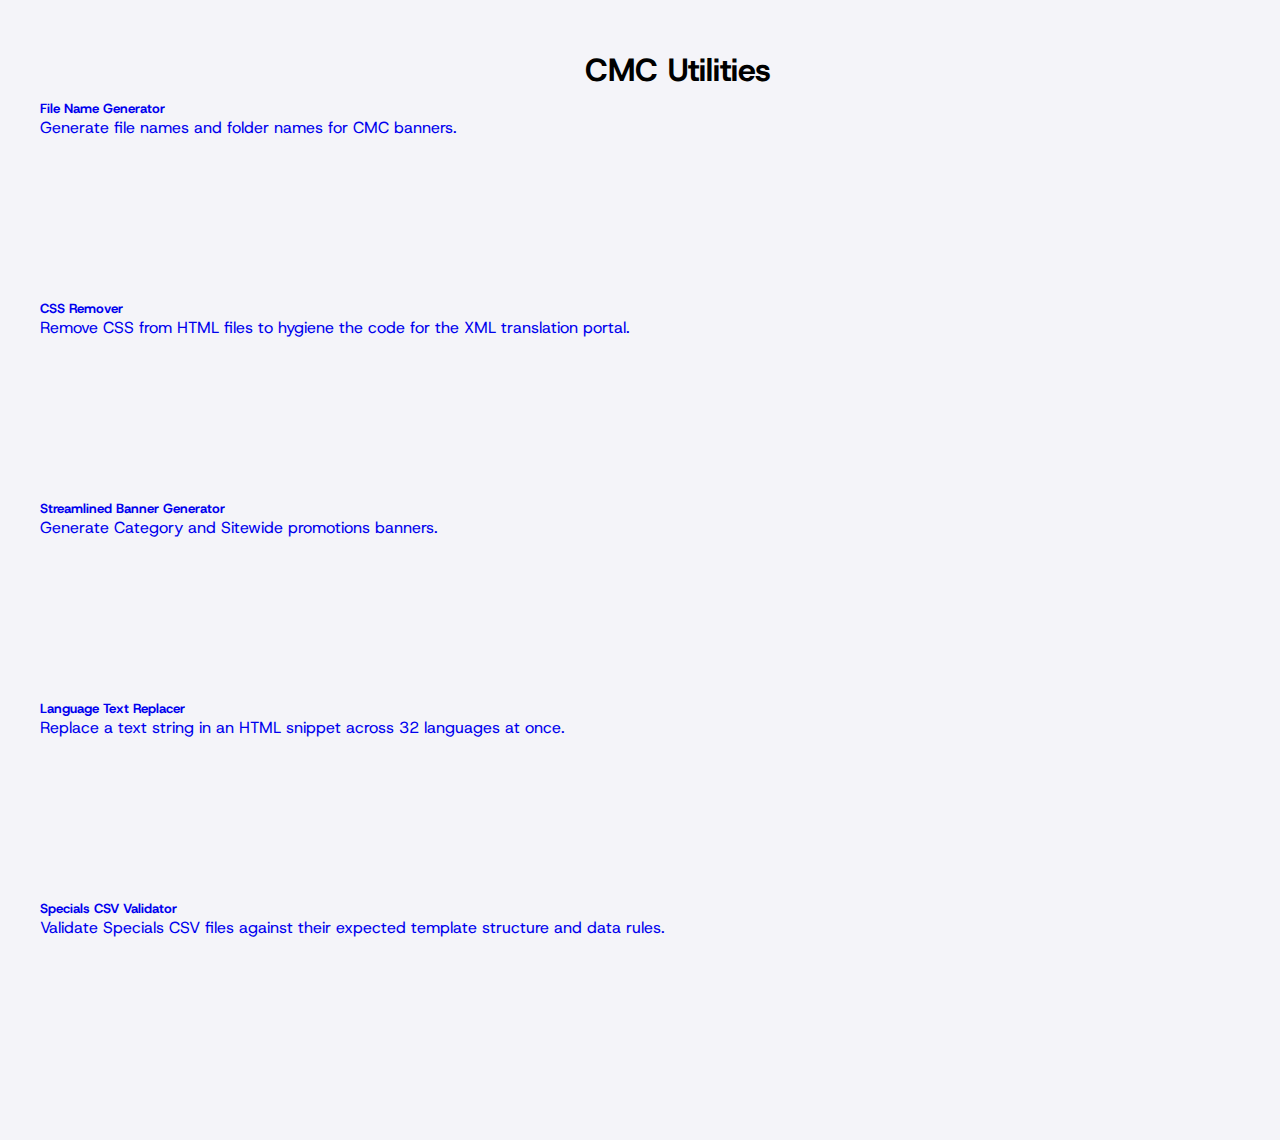
<file: index.html>
<!doctype html>
<html lang="en">
  <head>
    <meta charset="UTF-8" />
    <meta name="viewport" content="width=device-width, initial-scale=1.0" />
    <title>CMC Utilities</title>

    <!-- Global font & styles -->
    <style>
      @import url("https://fonts.googleapis.com/css2?family=Host+Grotesk:ital,wght@0,300..800;1,300..800&display=swap");
      @import url("./styles/global.css");
    </style>

    <!-- Bootstrap -->
    <link
      href="https://cdn.jsdelivr.net/npm/bootstrap@5.3.8/dist/css/bootstrap.min.css"
      rel="stylesheet"
      integrity="sha384-sRIl4kxILFvY47J16cr9ZwB07vP4J8+LH7qKQnuqkuIAvNWLzeN8tE5YBujZqJLB"
      crossorigin="anonymous"
    />
    <script
      src="https://cdn.jsdelivr.net/npm/bootstrap@5.3.8/dist/js/bootstrap.bundle.min.js"
      integrity="sha384-FKyoEForCGlyvwx9Hj09JcYn3nv7wiPVlz7YYwJrWVcXK/BmnVDxM+D2scQbITxI"
      crossorigin="anonymous"
    ></script>
    <!-- End Bootstrap -->

    <!-- Components -->
    <script src="./components/Header.js"></script>
    <!-- End Components -->
  </head>
  <body>
    <header-component title="CMC Utilities"></header-component>
    <main class="d-flex justify-content-center gap-5 mt-5 flex-wrap">
      <a class="d-block w-25 menu-link" href="pages/file_name_generator.html">
        <div class="card">
          <div class="card-body">
            <h5 class="card-title">File Name Generator</h5>
            <p class="card-text">
              Generate file names and folder names for CMC banners.
            </p>
          </div>
        </div>
      </a>

      <a class="d-block w-25 menu-link" href="pages/css_remover.html">
        <div class="card">
          <div class="card-body">
            <h5 class="card-title">CSS Remover</h5>
            <p class="card-text">
              Remove CSS from HTML files to hygiene the code for the XML
              translation portal.
            </p>
          </div>
        </div>
      </a>

      <a
        class="d-block w-25 menu-link"
        href="pages/streamlined_banners_generator.html"
      >
        <div class="card">
          <div class="card-body">
            <h5 class="card-title">Streamlined Banner Generator</h5>
            <p class="card-text">
              Generate Category and Sitewide promotions banners.
            </p>
          </div>
        </div>
      </a>

      <a class="d-block w-25 menu-link" href="pages/text_replacer.html">
        <div class="card">
          <div class="card-body">
            <h5 class="card-title">Language Text Replacer</h5>
            <p class="card-text">
              Replace a text string in an HTML snippet across 32 languages at
              once.
            </p>
          </div>
        </div>
      </a>

      <a class="d-block w-25 menu-link" href="pages/csv_validator.html">
        <div class="card">
          <div class="card-body">
            <h5 class="card-title">Specials CSV Validator</h5>
            <p class="card-text">
              Validate Specials CSV files against their expected template
              structure and data rules.
            </p>
          </div>
        </div>
      </a>
    </main>
    <footer></footer>
  </body>
</html>
</file>
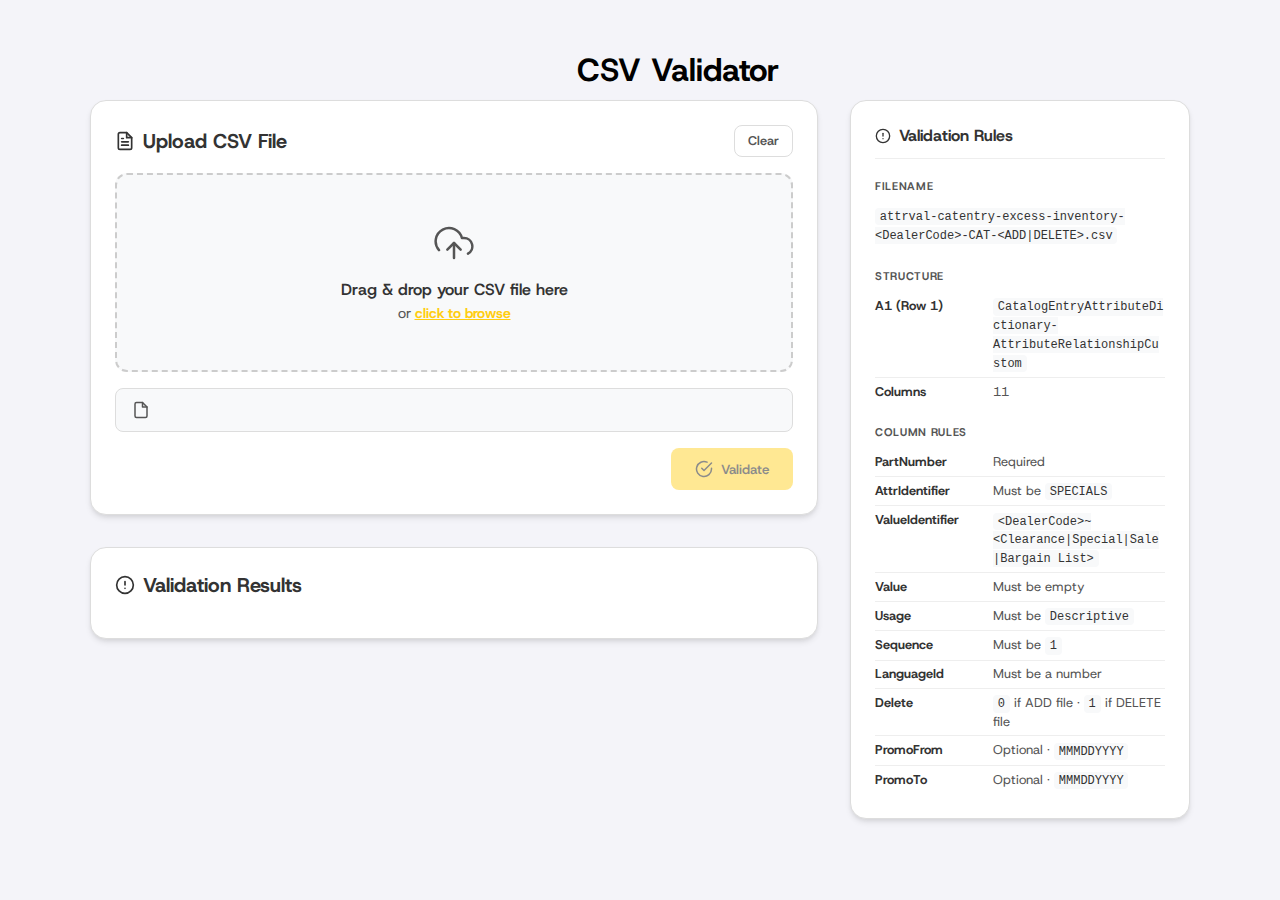
<file: pages/csv_validator.html>
<!doctype html>
<html lang="en">
  <head>
    <meta charset="UTF-8" />
    <meta name="viewport" content="width=device-width, initial-scale=1.0" />
    <title>CSV Validator</title>

    <!-- Global font & styles -->
    <style>
      @import url("https://fonts.googleapis.com/css2?family=Host+Grotesk:ital,wght@0,300..800;1,300..800&display=swap");
      @import url("../styles/global.css");
      @import url("../styles/pages/csv_validator.css");
    </style>

    <!-- Bootstrap -->
    <link
      href="https://cdn.jsdelivr.net/npm/bootstrap@5.3.8/dist/css/bootstrap.min.css"
      rel="stylesheet"
      integrity="sha384-sRIl4kxILFvY47J16cr9ZwB07vP4J8+LH7qKQnuqkuIAvNWLzeN8tE5YBujZqJLB"
      crossorigin="anonymous"
    />
    <script
      src="https://cdn.jsdelivr.net/npm/bootstrap@5.3.8/dist/js/bootstrap.bundle.min.js"
      integrity="sha384-FKyoEForCGlyvwx9Hj09JcYn3nv7wiPVlz7YYwJrWVcXK/BmnVDxM+D2scQbITxI"
      crossorigin="anonymous"
    ></script>
    <!-- End Bootstrap -->

    <!-- Components -->
    <script src="../components/Header.js"></script>
    <!-- End Components -->
  </head>
  <body>
    <header-component back-button title="CSV Validator"></header-component>
    <main class="mt-5">
      <div class="tool-column">

      <!-- Upload Panel -->
      <section class="panel">
        <div class="panel-header">
          <h2>
            <svg xmlns="http://www.w3.org/2000/svg" width="20" height="20" viewBox="0 0 24 24" fill="none" stroke="currentColor" stroke-width="2" stroke-linecap="round" stroke-linejoin="round">
              <path d="M14 2H6a2 2 0 0 0-2 2v16a2 2 0 0 0 2 2h12a2 2 0 0 0 2-2V8z"></path>
              <polyline points="14 2 14 8 20 8"></polyline>
              <line x1="16" y1="13" x2="8" y2="13"></line>
              <line x1="16" y1="17" x2="8" y2="17"></line>
              <polyline points="10 9 9 9 8 9"></polyline>
            </svg>
            Upload CSV File
          </h2>
          <button id="clearBtn" class="btn-secondary" style="padding: 0.4rem 0.8rem; font-size: 0.8rem">
            Clear
          </button>
        </div>

        <div class="drop-zone" id="dropZone">
          <input type="file" id="fileInput" accept=".csv" />
          <svg class="drop-zone-icon" xmlns="http://www.w3.org/2000/svg" width="40" height="40" viewBox="0 0 24 24" fill="none" stroke="currentColor" stroke-width="1.5" stroke-linecap="round" stroke-linejoin="round">
            <polyline points="16 16 12 12 8 16"></polyline>
            <line x1="12" y1="12" x2="12" y2="21"></line>
            <path d="M20.39 18.39A5 5 0 0 0 18 9h-1.26A8 8 0 1 0 3 16.3"></path>
          </svg>
          <p class="drop-zone-text">Drag &amp; drop your CSV file here</p>
          <p class="drop-zone-sub">or <span class="browse-link">click to browse</span></p>
        </div>

        <div class="file-info d-none" id="fileInfo">
          <svg xmlns="http://www.w3.org/2000/svg" width="18" height="18" viewBox="0 0 24 24" fill="none" stroke="currentColor" stroke-width="2" stroke-linecap="round" stroke-linejoin="round" style="color: var(--text-muted); flex-shrink: 0">
            <path d="M14 2H6a2 2 0 0 0-2 2v16a2 2 0 0 0 2 2h12a2 2 0 0 0 2-2V8z"></path>
            <polyline points="14 2 14 8 20 8"></polyline>
          </svg>
          <span class="file-name" id="fileName"></span>
          <span class="file-size" id="fileSize"></span>
        </div>

        <div class="actions">
          <button id="validateBtn" class="btn-primary" disabled>
            <svg xmlns="http://www.w3.org/2000/svg" width="18" height="18" viewBox="0 0 24 24" fill="none" stroke="currentColor" stroke-width="2" stroke-linecap="round" stroke-linejoin="round">
              <path d="M22 11.08V12a10 10 0 1 1-5.93-9.14"></path>
              <polyline points="22 4 12 14.01 9 11.01"></polyline>
            </svg>
            Validate
          </button>
        </div>
      </section>

      <!-- Results Panel -->
      <section class="panel d-none" id="resultsPanel" style="min-width:0">
        <div class="panel-header">
          <h2>
            <svg xmlns="http://www.w3.org/2000/svg" width="20" height="20" viewBox="0 0 24 24" fill="none" stroke="currentColor" stroke-width="2" stroke-linecap="round" stroke-linejoin="round">
              <circle cx="12" cy="12" r="10"></circle>
              <line x1="12" y1="8" x2="12" y2="12"></line>
              <line x1="12" y1="16" x2="12.01" y2="16"></line>
            </svg>
            Validation Results
          </h2>
          <span id="resultsBadge" class="badge"></span>
        </div>
        <div id="resultsContent"></div>
      </section>

      </div><!-- /.tool-column -->

      <!-- Rules Card -->
      <aside class="rules-card">
        <h3>
          <svg xmlns="http://www.w3.org/2000/svg" width="16" height="16" viewBox="0 0 24 24" fill="none" stroke="currentColor" stroke-width="2" stroke-linecap="round" stroke-linejoin="round">
            <circle cx="12" cy="12" r="10"></circle>
            <line x1="12" y1="8" x2="12" y2="12"></line>
            <line x1="12" y1="16" x2="12.01" y2="16"></line>
          </svg>
          Validation Rules
        </h3>

        <div class="rule-section">
          <p class="rule-section-title">Filename</p>
          <div class="rule-item">
            <span class="rule-val"><code>attrval-catentry-excess-inventory-&lt;DealerCode&gt;-CAT-&lt;ADD|DELETE&gt;.csv</code></span>
          </div>
        </div>

        <div class="rule-section">
          <p class="rule-section-title">Structure</p>
          <div class="rule-item">
            <span class="rule-col">A1 (Row 1)</span>
            <span class="rule-val"><code>CatalogEntryAttributeDictionary&shy;AttributeRelationshipCustom</code></span>
          </div>
          <div class="rule-item">
            <span class="rule-col">Columns</span>
            <span class="rule-val">11</span>
          </div>
        </div>

        <div class="rule-section">
          <p class="rule-section-title">Column Rules</p>
          <div class="rule-item">
            <span class="rule-col">PartNumber</span>
            <span class="rule-val">Required</span>
          </div>
          <div class="rule-item">
            <span class="rule-col">AttrIdentifier</span>
            <span class="rule-val">Must be <code>SPECIALS</code></span>
          </div>
          <div class="rule-item">
            <span class="rule-col">ValueIdentifier</span>
            <span class="rule-val"><code>&lt;DealerCode&gt;~&lt;Clearance|Special|Sale|Bargain List&gt;</code></span>
          </div>
          <div class="rule-item">
            <span class="rule-col">Value</span>
            <span class="rule-val">Must be empty</span>
          </div>
          <div class="rule-item">
            <span class="rule-col">Usage</span>
            <span class="rule-val">Must be <code>Descriptive</code></span>
          </div>
          <div class="rule-item">
            <span class="rule-col">Sequence</span>
            <span class="rule-val">Must be <code>1</code></span>
          </div>
          <div class="rule-item">
            <span class="rule-col">LanguageId</span>
            <span class="rule-val">Must be a number</span>
          </div>
          <div class="rule-item">
            <span class="rule-col">Delete</span>
            <span class="rule-val"><code>0</code> if ADD file · <code>1</code> if DELETE file</span>
          </div>
          <div class="rule-item">
            <span class="rule-col">PromoFrom</span>
            <span class="rule-val">Optional · <code>MMMDDYYYY</code></span>
          </div>
          <div class="rule-item">
            <span class="rule-col">PromoTo</span>
            <span class="rule-val">Optional · <code>MMMDDYYYY</code></span>
          </div>
        </div>
      </aside>

    </main>

    <script>
      const TEMPLATES = {
        "CatalogEntryAttributeDictionaryAttributeRelationshipCustom": {
          columnCount: 11,
          headers: [
            "PartNumber", "AttributeIdentifier", "ValueIdentifier", "Value",
            "Usage", "Sequence", "Field3", "LanguageId", "Delete", "PromoFrom", "PromoTo"
          ],
          rules: {
            PartNumber:          { required: true },
            AttributeIdentifier: { required: true, constant: "SPECIALS" },
            ValueIdentifier:     { required: true },
            Value:               { constant: "" },
            Usage:               { required: true, constant: "Descriptive" },
            Sequence:            { required: true, constant: "1" },
            LanguageId:          { required: true, type: "number" },
            Delete:              { required: true, enum: ["0", "1"] },
            PromoFrom:           { dateFormat: true },
            PromoTo:             { dateFormat: true },
          }
        }
      };

      const DATE_REGEX = /^(JAN|FEB|MAR|APR|MAY|JUN|JUL|AUG|SEP|OCT|NOV|DEC)\d{5,6}$/i;
      const FILE_PATTERN = /^attrval-catentry-excess-inventory-([^-]+)-CAT-(ADD|DELETE)\.csv$/i;
      const MAX_ROW_ERRORS = 50;

      function parseCSVLine(line) {
        return line.split(",");
      }

      function extractDealerCode(filename) {
        const match = filename.match(/excess-inventory-([^-]+)-CAT-ADD/i);
        return match ? match[1] : null;
      }

      function validateCSV(content, filename) {
        const result = {
          filenameError: null,
          filenameWarning: null,
          templateError: null,
          structureErrors: [],
          headerErrors: [],
          rowErrors: [],
          validRowCount: 0,
        };

        if (!FILE_PATTERN.test(filename || "")) {
          result.filenameError =
            `"${filename}" does not match the expected format: ` +
            `attrval-catentry-excess-inventory-<DealerCode>-CAT-<ADD|DELETE>.csv`;
        }

        const lines = content.split(/\r?\n/);

        if (lines.length < 1 || lines[0].trim() === "") {
          result.structureErrors.push("File is empty or missing the template ID row.");
          return result;
        }

        const row1 = parseCSVLine(lines[0]);
        const templateId = row1[0].trim();
        const template = TEMPLATES[templateId];

        if (!template) {
          result.templateError =
            `Unknown template identifier in A1: "${templateId}". ` +
            `Expected: "${Object.keys(TEMPLATES).join('", "')}"`;
          return result;
        }

        if (row1.length !== template.columnCount) {
          result.structureErrors.push(
            `Row 1: expected ${template.columnCount} columns (${template.columnCount - 1} commas), got ${row1.length}.`
          );
        }

        if (lines.length < 2 || lines[1].trim() === "") {
          result.structureErrors.push("Row 2 (headers) is missing.");
          return result;
        }

        const row2 = parseCSVLine(lines[1]);

        if (row2.length !== template.columnCount) {
          result.structureErrors.push(
            `Row 2 (headers): expected ${template.columnCount} columns, got ${row2.length}.`
          );
        }

        template.headers.forEach((expected, i) => {
          const actual = (row2[i] != null ? row2[i] : "").trim();
          if (actual !== expected) {
            result.headerErrors.push(
              `Column ${i + 1}: expected "${expected}", got "${actual || "(empty)"}"`
            );
          }
        });

        if (result.structureErrors.length > 0 || result.headerErrors.length > 0) return result;

        const { headers } = template;
        const rules = { ...template.rules };

        const dealerCode = extractDealerCode(filename || "");
        if (dealerCode) {
          rules.ValueIdentifier = { required: true, codePrefix: dealerCode, codeSuffix: ["Clearance", "Special", "Sale", "Bargain List"] };
        } else if (!result.filenameError) {
          result.filenameWarning =
            `Could not extract dealer code from filename "${filename}". ` +
            `ValueIdentifier format check skipped — expected filename pattern: ...-excess-inventory-{CODE}-CAT-ADD.csv`;
        }

        const upperFilename = (filename || "").toUpperCase();
        if (upperFilename.includes("DELETE")) {
          rules.Delete = { required: true, constant: "1" };
        } else if (upperFilename.includes("ADD")) {
          rules.Delete = { required: true, constant: "0" };
        }

        for (let i = 2; i < lines.length; i++) {
          const line = lines[i];
          if (line.trim() === "") continue;
          result.validRowCount++;
          const row = parseCSVLine(line);
          const rowNum = i + 1;

          headers.forEach((header, colIdx) => {
            const rule = rules[header];
            if (!rule) return;
            const val = (row[colIdx] != null ? row[colIdx] : "").trim();

            if (rule.required && val === "") {
              result.rowErrors.push({ row: rowNum, col: header, message: "required but empty" });
            } else if (rule.constant !== undefined && val !== rule.constant) {
              const exp = rule.constant === "" ? "(empty)" : `"${rule.constant}"`;
              result.rowErrors.push({ row: rowNum, col: header, message: `expected ${exp}, got "${val || "(empty)"}"` });
            } else if (rule.enum && val !== "" && !rule.enum.includes(val)) {
              result.rowErrors.push({ row: rowNum, col: header, message: `must be one of [${rule.enum.join(", ")}], got "${val}"` });
            } else if (rule.type === "number" && val !== "" && isNaN(Number(val))) {
              result.rowErrors.push({ row: rowNum, col: header, message: `must be a number, got "${val}"` });
            } else if (rule.codePrefix !== undefined) {
              const tilde = val.indexOf("~");
              const prefix = tilde !== -1 ? val.slice(0, tilde) : val;
              const suffix = tilde !== -1 ? val.slice(tilde + 1) : "";
              if (prefix.toUpperCase() !== rule.codePrefix.toUpperCase()) {
                result.rowErrors.push({ row: rowNum, col: header, message: `dealer code expected "${rule.codePrefix}", got "${prefix}"` });
              }
              if (rule.codeSuffix) {
                const allowed = rule.codeSuffix.map((s) => s.toLowerCase());
                if (!allowed.includes(suffix.toLowerCase())) {
                  result.rowErrors.push({ row: rowNum, col: header, message: `type must be one of [${rule.codeSuffix.join(", ")}], got "${suffix || "(empty)"}"` });
                }
              }
            } else if (rule.dateFormat && val !== "" && !DATE_REGEX.test(val)) {
              result.rowErrors.push({ row: rowNum, col: header, message: `invalid date format (expected MMMDDYYYY e.g. SEP212024), got "${val}"` });
            }
          });
        }

        return result;
      }

      // DOM refs
      const dropZone      = document.getElementById("dropZone");
      const fileInput     = document.getElementById("fileInput");
      const fileInfo      = document.getElementById("fileInfo");
      const fileNameEl    = document.getElementById("fileName");
      const fileSizeEl    = document.getElementById("fileSize");
      const validateBtn   = document.getElementById("validateBtn");
      const clearBtn      = document.getElementById("clearBtn");
      const resultsPanel  = document.getElementById("resultsPanel");
      const resultsBadge  = document.getElementById("resultsBadge");
      const resultsContent = document.getElementById("resultsContent");

      let selectedFile = null;

      function formatBytes(bytes) {
        if (bytes < 1024) return `${bytes} B`;
        if (bytes < 1024 * 1024) return `${(bytes / 1024).toFixed(1)} KB`;
        return `${(bytes / (1024 * 1024)).toFixed(1)} MB`;
      }

      function setFile(file) {
        if (!file) return;
        if (!file.name.toLowerCase().endsWith(".csv")) {
          alert("Please select a .csv file.");
          return;
        }
        selectedFile = file;
        fileNameEl.textContent = file.name;
        fileSizeEl.textContent = formatBytes(file.size);
        fileInfo.classList.remove("d-none");
        validateBtn.disabled = false;
        resultsPanel.classList.add("d-none");
        resultsContent.innerHTML = "";
      }

      fileInput.addEventListener("change", (e) => {
        if (e.target.files[0]) setFile(e.target.files[0]);
      });

      dropZone.addEventListener("dragover", (e) => {
        e.preventDefault();
        dropZone.classList.add("drag-over");
      });

      dropZone.addEventListener("dragleave", () => {
        dropZone.classList.remove("drag-over");
      });

      dropZone.addEventListener("drop", (e) => {
        e.preventDefault();
        dropZone.classList.remove("drag-over");
        if (e.dataTransfer.files[0]) setFile(e.dataTransfer.files[0]);
      });

      validateBtn.addEventListener("click", () => {
        if (!selectedFile) return;
        const reader = new FileReader();
        reader.onload = (e) => {
          const result = validateCSV(e.target.result, selectedFile.name);
          renderResults(result);
        };
        reader.readAsText(selectedFile);
      });

      clearBtn.addEventListener("click", () => {
        selectedFile = null;
        fileInput.value = "";
        fileInfo.classList.add("d-none");
        validateBtn.disabled = true;
        resultsPanel.classList.add("d-none");
        resultsContent.innerHTML = "";
        dropZone.classList.remove("drag-over");
      });

      function escapeHtml(str) {
        return String(str)
          .replace(/&/g, "&amp;")
          .replace(/</g, "&lt;")
          .replace(/>/g, "&gt;")
          .replace(/"/g, "&quot;");
      }

      function renderWarningGroup(message) {
        return `
          <div class="error-group">
            <p class="error-group-title" style="color:#92400e">Filename Warning</p>
            <div class="error-item" style="background-color:#fffbeb;border-color:#fcd34d;color:#78350f">
              <span class="error-dot" style="background-color:#d97706"></span>
              <span>${escapeHtml(message)}</span>
            </div>
          </div>`;
      }

      function renderErrorGroup(title, messages, remaining) {
        const items = messages
          .map(
            (msg) => `
              <div class="error-item">
                <span class="error-dot"></span>
                <span>${escapeHtml(msg)}</span>
              </div>`
          )
          .join("");
        const more =
          remaining > 0
            ? `<p class="error-more">… and ${remaining} more error${remaining !== 1 ? "s" : ""}</p>`
            : "";
        return `
          <div class="error-group">
            <p class="error-group-title">${escapeHtml(title)}</p>
            ${items}
            ${more}
          </div>`;
      }

      function renderResults(result) {
        const totalErrors =
          (result.filenameError ? 1 : 0) +
          (result.templateError ? 1 : 0) +
          result.structureErrors.length +
          result.headerErrors.length +
          result.rowErrors.length;

        resultsPanel.classList.remove("d-none");
        resultsContent.innerHTML = "";

        if (totalErrors === 0) {
          resultsBadge.textContent = result.filenameWarning ? "Valid (warning)" : "Valid";
          resultsBadge.className = "badge badge-success";
          let html = `
            <div class="result-success">
              <svg xmlns="http://www.w3.org/2000/svg" width="36" height="36" viewBox="0 0 24 24" fill="none" stroke="currentColor" stroke-width="2" stroke-linecap="round" stroke-linejoin="round" style="flex-shrink:0">
                <path d="M22 11.08V12a10 10 0 1 1-5.93-9.14"></path>
                <polyline points="22 4 12 14.01 9 11.01"></polyline>
              </svg>
              <div>
                <p class="success-title">All checks passed</p>
                <p class="success-sub">${result.validRowCount} data row${result.validRowCount !== 1 ? "s" : ""} validated successfully.</p>
              </div>
            </div>`;
          if (result.filenameWarning) html += renderWarningGroup(result.filenameWarning);
          resultsContent.innerHTML = html;
          return;
        }

        resultsBadge.textContent = `${totalErrors} error${totalErrors !== 1 ? "s" : ""}`;
        resultsBadge.className = "badge badge-error";

        let html = "";

        if (result.filenameError) {
          html += renderErrorGroup("Filename Error", [result.filenameError], 0);
        }
        if (result.filenameWarning) {
          html += renderWarningGroup(result.filenameWarning);
        }
        if (result.templateError) {
          html += renderErrorGroup("Template Mismatch", [result.templateError], 0);
        }
        if (result.structureErrors.length > 0) {
          html += renderErrorGroup("Structure Errors", result.structureErrors, 0);
        }
        if (result.headerErrors.length > 0) {
          html += renderErrorGroup("Header Errors", result.headerErrors, 0);
        }
        if (result.rowErrors.length > 0) {
          const shown = result.rowErrors.slice(0, MAX_ROW_ERRORS);
          const remaining = result.rowErrors.length - shown.length;
          const messages = shown.map((e) => `Row ${e.row} — ${e.col}: ${e.message}`);
          html += renderErrorGroup(
            `Data Errors (${result.rowErrors.length} total)`,
            messages,
            remaining
          );
        }

        resultsContent.innerHTML = html;
      }
    </script>
  </body>
</html>
</file>
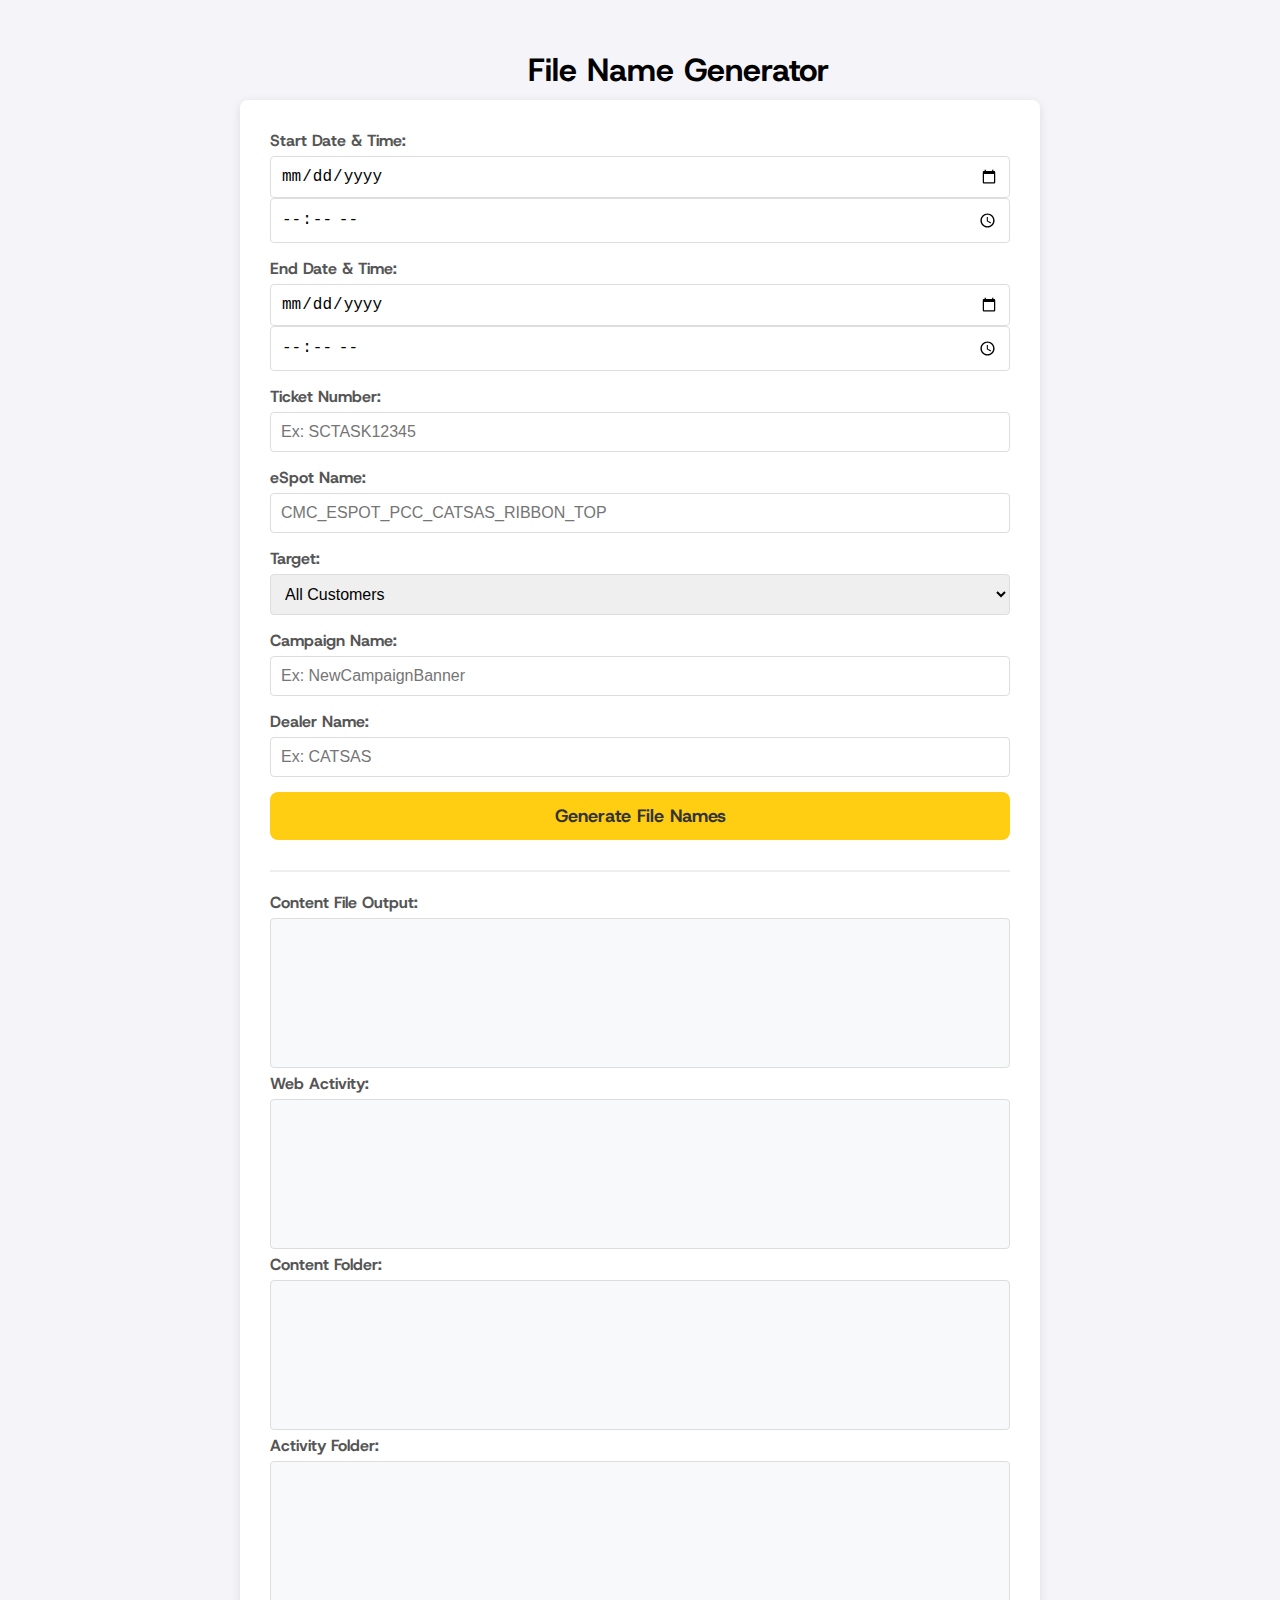
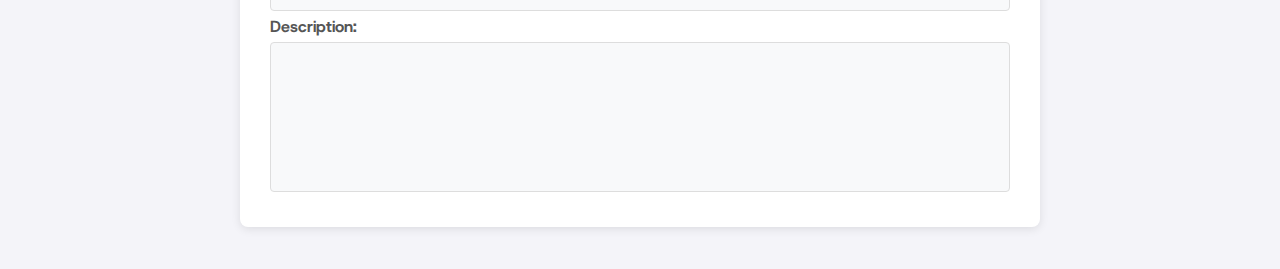
<file: pages/file_name_generator.html>
<!doctype html>
<html lang="es">
  <head>
    <meta charset="UTF-8" />
    <meta name="viewport" content="width=device-width, initial-scale=1.0" />

    <title>File Name Generator</title>

    <!-- Global font & styles -->
    <style>
      @import url("https://fonts.googleapis.com/css2?family=Host+Grotesk:ital,wght@0,300..800;1,300..800&display=swap");
      @import url("../styles/global.css");
      @import url("../styles/pages/streamlined_banners_generator.css");
    </style>

    <!-- Bootstrap -->
    <link
      href="https://cdn.jsdelivr.net/npm/bootstrap@5.3.8/dist/css/bootstrap.min.css"
      rel="stylesheet"
      integrity="sha384-sRIl4kxILFvY47J16cr9ZwB07vP4J8+LH7qKQnuqkuIAvNWLzeN8tE5YBujZqJLB"
      crossorigin="anonymous"
    />
    <script
      src="https://cdn.jsdelivr.net/npm/bootstrap@5.3.8/dist/js/bootstrap.bundle.min.js"
      integrity="sha384-FKyoEForCGlyvwx9Hj09JcYn3nv7wiPVlz7YYwJrWVcXK/BmnVDxM+D2scQbITxI"
      crossorigin="anonymous"
    ></script>
    <!-- End Bootstrap -->

    <!-- Components -->
    <script src="../components/Header.js"></script>
    <script src="../components/Button.js"></script>
    <!-- End Components -->
  </head>
  <body>
    <header-component
      back-button
      title="File Name Generator"
    ></header-component>
    <div class="form-container mt-5">
      <div class="form-group">
        <label>Start Date & Time:</label>
        <div class="d-flex gap-2">
          <input
            type="date"
            id="startDate"
            class="flex-grow-1"
            onchange="setInitialStartTime()"
          />
          <input type="time" id="startTime" class="flex-grow-1" />
        </div>
      </div>

      <div class="form-group">
        <label>End Date & Time:</label>
        <div class="d-flex gap-2">
          <input
            type="date"
            id="endDate"
            class="flex-grow-1"
            onchange="setInitialEndTime()"
          />
          <input type="time" id="endTime" class="flex-grow-1" />
        </div>
      </div>

      <div class="form-group">
        <label>Ticket Number:</label>
        <input type="text" id="ticketNumber" placeholder="Ex: SCTASK12345" />
      </div>

      <div class="form-group">
        <label>eSpot Name:</label>
        <input
          type="text"
          id="espotName"
          placeholder="CMC_ESPOT_PCC_CATSAS_RIBBON_TOP"
        />
      </div>

      <div class="form-group">
        <label>Target:</label>
        <select id="target">
          <option value="All Customers">All Customers</option>
          <option value="Only Specified DCN's can see this promotion">
            Only Specified DCN's can see this promotion
          </option>
          <option value="Only guests can see this promotion">
            Only guests can see this promotion
          </option>
          <option value="Only registered users can see this promotion">
            Only registered users can see this promotion
          </option>
        </select>
      </div>

      <div class="form-group">
        <label>Campaign Name:</label>
        <input
          type="text"
          id="campaignName"
          placeholder="Ex: NewCampaignBanner"
        />
      </div>

      <div class="form-group">
        <label>Dealer Name:</label>
        <input type="text" id="dealerName" placeholder="Ex: CATSAS" />
      </div>

      <button-component
        type="primary"
        label="Generate File Names"
        onclick="generateNames()"
      ></button-component>

      <div class="output-section d-none" id="results">
        <label for="contentFile" class="mt-2 d-block"
          >Content File Output:</label
        >
        <textarea id="contentFile" readonly rows="1"></textarea>

        <label for="webActivity" class="mt-2 d-block">Web Activity:</label>
        <textarea id="webActivity" readonly rows="1"></textarea>

        <label for="contentFolder" class="mt-2 d-block">Content Folder:</label>
        <textarea id="contentFolder" readonly rows="1"></textarea>

        <label for="activityFolder" class="mt-2 d-block"
          >Activity Folder:</label
        >
        <textarea id="activityFolder" readonly rows="1"></textarea>

        <label for="description" class="mt-2 d-block">Description:</label>
        <textarea id="description" readonly rows="5"></textarea>
      </div>
    </div>

    <script>
      function setInitialStartTime() {
        const startTimeEl = document.getElementById("startTime");
        if (!startTimeEl.value) startTimeEl.value = "00:00";
      }

      function setInitialEndTime() {
        const endTimeEl = document.getElementById("endTime");
        if (!endTimeEl.value) endTimeEl.value = "23:59";
      }

      function generateNames() {
        // Reset errors
        document
          .querySelectorAll(".input-error")
          .forEach((el) => el.classList.remove("input-error"));

        const startDateEl = document.getElementById("startDate");
        const startTimeEl = document.getElementById("startTime");
        const endDateEl = document.getElementById("endDate");
        const endTimeEl = document.getElementById("endTime");
        const ticketNumberEl = document.getElementById("ticketNumber");
        const espotNameEl = document.getElementById("espotName");
        const targetEl = document.getElementById("target");
        const commonSuffixEl = document.getElementById("campaignName");
        const dealerNameEl = document.getElementById("dealerName");

        const startDate = startDateEl.value;
        const startTime = startTimeEl.value;
        const endDate = endDateEl.value;
        const endTime = endTimeEl.value;
        const ticketNumber = ticketNumberEl.value;
        const espotName = espotNameEl.value;
        const target = targetEl.value;
        const campaignName = commonSuffixEl.value;
        const dealerName = dealerNameEl.value;

        let hasError = false;
        const validate = (element, condition) => {
          if (!condition) {
            element.classList.add("input-error");
            hasError = true;
          }
        };

        validate(startDateEl, startDate);
        validate(startTimeEl, startTime);
        validate(endDateEl, endDate);
        validate(endTimeEl, endTime);
        validate(ticketNumberEl, ticketNumber);
        validate(espotNameEl, espotName);
        validate(targetEl, target);
        validate(commonSuffixEl, campaignName);
        validate(dealerNameEl, dealerName);

        if (hasError) {
          alert("Missing data: Please complete all required fields");
          return;
        }

        // Generate file names
        const formatDate = (dateStr) => {
          if (!dateStr) return "";
          const [year, month, day] = dateStr.split("-");
          return `${month}${day}${year}`;
        };

        const formattedStartDate = formatDate(startDate);
        const formattedEndDate = formatDate(endDate);

        const contentFile = `${espotName} | ${formattedStartDate}-${formattedEndDate} | ${campaignName} | ${dealerName}`;

        const webActivity = `${formattedStartDate}-${formattedEndDate}_${espotName}_${campaignName}`;
        const contentFolder = `${formattedStartDate}-${formattedEndDate}_${campaignName}_Content_Folder`;
        const activityFolder = `${formattedStartDate}-${formattedEndDate}_${campaignName}_Activity_Folder`;

        const description = `Ticket Number: ${ticketNumber}
Espot Name: ${espotName}
Target: ${target}
Start Date (CST): ${startDate} ${startTime}
End Date (CST): ${endDate} ${endTime}`;

        // Show results
        document.getElementById("results").classList.remove("d-none");
        document.getElementById("contentFile").value = contentFile;
        document.getElementById("webActivity").value = webActivity;
        document.getElementById("contentFolder").value = contentFolder;
        document.getElementById("activityFolder").value = activityFolder;
        document.getElementById("description").value = description;
      }
    </script>
  </body>
</html>
</file>
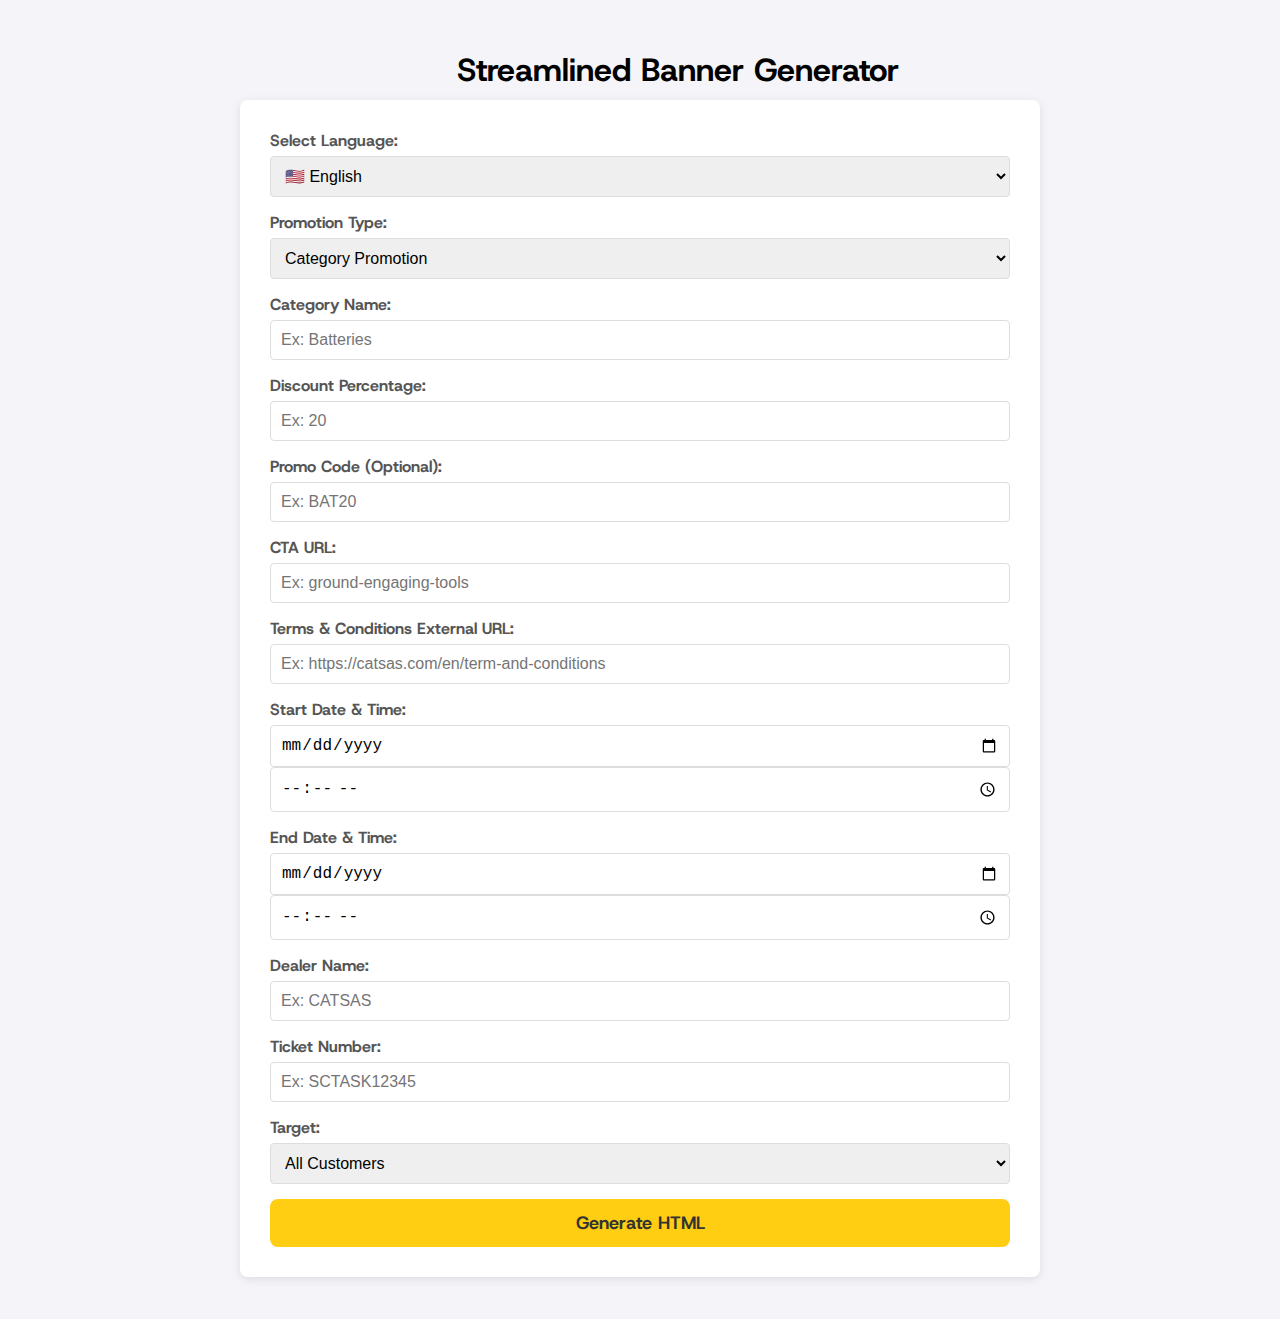
<file: pages/streamlined_banners_generator.html>
<!doctype html>
<html lang="es">
  <head>
    <meta charset="UTF-8" />
    <meta name="viewport" content="width=device-width, initial-scale=1.0" />

    <title>Streamlined Banner Generator</title>

    <!-- Global font & styles -->
    <style>
      @import url("https://fonts.googleapis.com/css2?family=Host+Grotesk:ital,wght@0,300..800;1,300..800&display=swap");
      @import url("../styles/global.css");
      @import url("../styles/pages/streamlined_banners_generator.css");
    </style>

    <!-- Bootstrap -->
    <link
      href="https://cdn.jsdelivr.net/npm/bootstrap@5.3.8/dist/css/bootstrap.min.css"
      rel="stylesheet"
      integrity="sha384-sRIl4kxILFvY47J16cr9ZwB07vP4J8+LH7qKQnuqkuIAvNWLzeN8tE5YBujZqJLB"
      crossorigin="anonymous"
    />
    <script
      src="https://cdn.jsdelivr.net/npm/bootstrap@5.3.8/dist/js/bootstrap.bundle.min.js"
      integrity="sha384-FKyoEForCGlyvwx9Hj09JcYn3nv7wiPVlz7YYwJrWVcXK/BmnVDxM+D2scQbITxI"
      crossorigin="anonymous"
    ></script>
    <!-- End Bootstrap -->

    <!-- Components -->
    <script src="../components/Header.js"></script>
    <script src="../components/Button.js"></script>
    <!-- End Components -->
  </head>
  <body>
    <header-component
      back-button
      title="Streamlined Banner Generator"
    ></header-component>
    <div class="form-container mt-5">
      <div class="form-group">
        <label for="language">Select Language:</label>
        <select id="language"></select>
      </div>

      <div class="form-group">
        <label for="promoType">Promotion Type:</label>
        <select id="promoType" onchange="toggleFields()">
          <option value="category">Category Promotion</option>
          <option value="sitewide">Site Wide Promotion</option>
        </select>
      </div>

      <div class="form-group" id="categoryGroup">
        <label for="category">Category Name:</label>
        <input type="text" id="category" placeholder="Ex: Batteries" />
      </div>

      <div class="d-flex gap-4">
        <div class="form-group w-25">
          <label for="percentage">Discount Percentage:</label>
          <input type="text" id="percentage" placeholder="Ex: 20" />
        </div>

        <div class="form-group flex-grow-1">
          <label for="code">Promo Code (Optional):</label>
          <input type="text" id="code" placeholder="Ex: BAT20" />
        </div>
      </div>

      <div class="form-group">
        <label for="ctaUrl" id="ctaUrlLabel">CTA URL:</label>
        <input
          type="text"
          id="ctaUrl"
          placeholder="Ex: ground-engaging-tools"
        />
      </div>

      <div class="form-group">
        <label for="externalUrl">Terms & Conditions External URL:</label>
        <input
          type="text"
          id="externalUrl"
          placeholder="Ex: https://catsas.com/en/term-and-conditions"
        />
      </div>

      <div class="form-group">
        <label for="startDate">Start Date & Time:</label>
        <div class="d-flex gap-4">
          <input type="date" id="startDate" onchange="setInitialStartTime()" />
          <input type="time" id="startTime" />
        </div>
      </div>

      <div class="form-group">
        <label for="endDate">End Date & Time:</label>
        <div class="d-flex gap-4">
          <input type="date" id="endDate" onchange="setInitialEndTime()" />
          <input type="time" id="endTime" />
        </div>
      </div>

      <div class="form-group">
        <label for="dealerName">Dealer Name:</label>
        <input type="text" id="dealerName" placeholder="Ex: CATSAS" />
      </div>

      <div class="form-group">
        <label for="ticketNumber">Ticket Number:</label>
        <input type="text" id="ticketNumber" placeholder="Ex: SCTASK12345" />
      </div>

      <div class="form-group mb-5">
        <label for="target">Target:</label>
        <select id="target">
          <option value="All Customers">All Customers</option>
          <option value="Only Specified DCN's can see this promotion">
            Only Specified DCN's can see this promotion
          </option>
          <option value="Only guests can see this promotion">
            Only guests can see this promotion
          </option>
          <option value="Only registered users can see this promotion">
            Only registered users can see this promotion
          </option>
        </select>
      </div>

      <button-component
        label="Generate HTML"
        onclick="generateCode()"
      ></button-component>

      <div class="output-section" id="results" style="display: none">
        <label for="finalHtml">Final HTML Code:</label>
        <textarea id="finalHtml" readonly rows="10"></textarea>

        <label for="contentFile" class="mt-2">Content File:</label>
        <textarea id="contentFile" readonly rows="2"></textarea>

        <label for="webActivity" class="mt-2">Web Activity:</label>
        <textarea id="webActivity" readonly rows="2"></textarea>

        <label for="contentFolder" class="mt-2">Content Folder:</label>
        <textarea id="contentFolder" readonly rows="2"></textarea>

        <label for="activityFolder" class="mt-2">Activity Folder:</label>
        <textarea id="activityFolder" readonly rows="2"></textarea>

        <label for="description" class="mt-2">Description:</label>
        <textarea id="description" readonly rows="5"></textarea>

        <button-component
          type="secondary"
          onclick="copyToClipboard()"
          label="Copy Code"
        ></button-component>
        <div id="visualPreview" class="preview-box"></div>
      </div>
    </div>

    <script>
      // Banner template
      const masterHTML = `
<section>
  <style>
    .CMC__Espot__Bg-Color--blue {
      background-color: var(
        --cat-theme-color-background-utility-information-strong
      );
    }
    .CMC__Espot__Ribbon_Height {
      height: 44px !important;
    }
    .CMC__Espot__Ribbon_Container .CMC__Espot__Ribbon-Mid--section {
      max-width: 968px;
    }
    .CMC__Espot__Ribbon_Container .cat-u-theme-typography-display-sm {
      line-height: calc(var(--cat-line-height-20) * 16 / 20) !important;
    }

    .CMC__Espot__Ribbon_Container .CMC__Espot__Ribbon_CTA-link {
      color: var(--cat-color-neutral-white) !important;
      line-height: calc(var(--cat-line-height-20) * 17 / 20) !important;
    }
    .CMC__Espot__Ribbon_Container .CMC__Espot__Ribbon_CTA-link:hover,
    .CMC__Espot__Ribbon_Container .CMC__Espot__Ribbon_CTA-link:active,
    .CMC__Espot__Ribbon_Container .CMC__Espot__Ribbon_CTA-link:focus {
      color: var(--cat-color-brand-blue-20) !important;
    }

    .CMC__Espot__Ribbon_CTA-Button {
      height: 32px;
      border-radius: var(--cat-border-radius-md);
      border: var(--cat-border-width-sm) solid
        var(--cat-theme-color-button-background);
      color: var(--cat-theme-color-content-knockout);
      max-width: 106px !important;
    }
    .CMC__Espot__Ribbon_CTA-Button:hover {
      background-color: var(--cat-color-brand-blue-60);
    }
    .CMC__Espot__Ribbon_CTA-Button:active {
      background-color: var(--cat-color-brand-blue-70);
    }

    @media only screen and (max-width: 1244.98px) {
      .CMC__Espot__Ribbon_Container .CMC__Espot__Ribbon-Mid--section {
        width: 73% !important;
      }
    }
    @media only screen and (max-width: 959.98px) {
      .CMC__Espot__Ribbon_Container .CMC__Espot__Ribbon-Mid--section {
        width: 90% !important;
      }
    }
    @media only screen and (max-width: 767.98px) {
      .CMC__Espot__Ribbon_Container .cat-u-theme-typography-display-sm,
      .CMC__Espot__Ribbon_Container .CMC__Espot__Ribbon_CTA-link {
        font-size: var(--cat-font-size-12) !important;
        line-height: var(--cat-line-height-16) !important;
      }
      .CMC__Espot__Ribbon_Container .CMC__Espot__Ribbon-Mid--section {
        width: 86% !important;
      }
    }
    @media only screen and (max-width: 575.98px) {
      .CMC__Espot__Ribbon_Container .CMC__Espot__Ribbon-Mid--section {
        width: 78% !important;
      }
      .CMC__Espot__Ribbon_Container .cat-u-theme-typography-display-sm,
      .CMC__Espot__Ribbon_Container .CMC__Espot__Ribbon_CTA-link,
      .CMC__Espot__Ribbon_CTA-Button {
        font-family: var(--cat-font-family-primary) !important;
        font-size: var(--cat-font-size-12) !important;
        line-height: var(--cat-line-height-16) !important;
        font-weight: var(--cat-font-weight-regular) !important;
      }
      .CMC__Espot__Ribbon_Container .CMC__Espot__Ribbon_CTA-Button {
        max-width: 80px !important;
      }
    }
  </style>

  <div
    class="CMC__Espot__Ribbon_Container CMC__Espot__Category_Promo_Percent_link_Btn w-100 CMC__Espot__Ribbon_Height CMC__Espot__Bg-Color--blue d-flex justify-content-center align-items-center"
  >
    <div
      class="CMC__Espot__Ribbon-Mid--section d-flex justify-content-center align-items-center w-100"
    >
      <cat-icon-tag
        class="d-none d-sm-block cat-icon"
        color="knockout"
        size="lg"
      ></cat-icon-tag>
      <p
        class="cat-u-theme-typography-display-sm CMC__Espot__Text-Color--white text-center px-2 mb-0"
      >
        [T_OFFER][T_CODE_TEXT]
        <cat-text-link
          size="sm"
          target="_blank"
          inverted
          class="ms-1"
          href="[ENTER_EXTERNAL_URL]"
          ><span
            class="CMC__Espot__Ribbon_CTA-link d-flex justify-content-center align-items-center text-decoration-underline m-0"
            >[T_DETAILS]</span
          ></cat-text-link
        >
      </p>
      <a
        target="_blank"
        class="CMC__Espot__Ribbon_CTA-Button cat-u-theme-typography-body-sm d-flex justify-content-center align-items-center px-1 px-md-2 w-100 text-decoration-none"
        href="[fullPathHomeURL]/[ENTER_CATEGORY_URL]"
        aria-label="[T_CTA]"
        >[T_CTA]</a
      >
    </div>
  </div>
</section>`;

      const translations = {
        en: {
          name: "🇺🇸 English",
          T_DETAILS: "Details",
          T_CTA: "Shop Now",
          T_OFFER_CATEGORY: "[ENTER_NUMBER]% Off Select [ENTER_CATEGORY]",
          T_OFFER_SITEWIDE: "[ENTER_NUMBER]% Off Your Next Order",
          T_CODE_TEXT: " | Code: [PROMO_CODE].",
        },
        es: {
          name: "🇪🇸 Español",
          T_DETAILS: "Detalles",
          T_CTA: "Comprar ahora",
          T_OFFER_CATEGORY:
            "[ENTER_NUMBER]% menos en productos seleccionados [ENTER_CATEGORY]",
          T_OFFER_SITEWIDE: "[ENTER_NUMBER]% de descuento en tu próxima orden",
          T_CODE_TEXT: " | Código: [PROMO_CODE].",
        },
        pt: {
          name: "🇧🇷 Português",
          T_DETAILS: "Detalhes",
          T_CTA: "Comprar agora",
          T_OFFER_CATEGORY:
            "[ENTER_NUMBER]% de Desconto Selecionar [ENTER_CATEGORY]",
          T_OFFER_SITEWIDE: "[ENTER_NUMBER]% de desconto no seu próximo pedido",
          T_CODE_TEXT: " | Cupom: [PROMO_CODE].",
        },
        fr: {
          name: "🇫🇷 Français",
          T_DETAILS: "Details",
          T_CTA: "Acheter maintenant",
          T_OFFER_CATEGORY:
            "[ENTER_NUMBER]% de remise sur une sélection d'articles [ENTER_CATEGORY]",
          T_OFFER_SITEWIDE:
            "[ENTER_NUMBER]% de réduction sur votre prochaine commande",
          T_CODE_TEXT: " | Code : [PROMO_CODE].",
        },
        de: {
          name: "🇩🇪 Deutsch",
          T_DETAILS: "Details",
          T_CTA: "Jetzt kaufen",
          T_OFFER_CATEGORY:
            "[ENTER_NUMBER]% auf ausgewählte Artikel [ENTER_CATEGORY]",
          T_OFFER_SITEWIDE:
            "[ENTER_NUMBER]% Rabatt auf Ihre nächste Bestellung",
          T_CODE_TEXT: " | Code: [PROMO_CODE].",
        },
        it: {
          name: "🇮🇹 Italiano",
          T_DETAILS: "Dettagli",
          T_CTA: "Acquista ora",
          T_OFFER_CATEGORY:
            "[ENTER_NUMBER]% di sconto su [ENTER_CATEGORY] selezionati",
          T_OFFER_SITEWIDE: "[ENTER_NUMBER]% di sconto sul tuo prossimo ordine",
          T_CODE_TEXT: " | Codice: [PROMO_CODE].",
        },
        bn: {
          name: "🇧🇩 Bengali",
          T_DETAILS: "বিস্তারিত",
          T_CTA: "এখন কিনুন",
          T_OFFER_CATEGORY: "বাছাইকৃত [ENTER_CATEGORY]-এ [ENTER_NUMBER]% ছাড়",
          T_OFFER_SITEWIDE: "আপনার পরবর্তী অর্ডারে [ENTER_NUMBER]% ছাড়",
          T_CODE_TEXT: " | কোড: [PROMO_CODE].",
        },
        ko: {
          name: "🇰🇷 Korean",
          T_DETAILS: "자세히 보기",
          T_CTA: "지금 쇼핑하기",
          T_OFFER_CATEGORY: "일부 [ENTER_CATEGORY] [ENTER_NUMBER]% 할인",
          T_OFFER_SITEWIDE: "다음 주문 시 [ENTER_NUMBER]% 할인",
          T_CODE_TEXT: " | 코드: [PROMO_CODE].",
        },
        // ... Keep adding languages ...
      };

      // Automatically fill the selector when the page loads
      const langSelect = document.getElementById("language");
      for (let key in translations) {
        let option = document.createElement("option");
        option.value = key;
        option.textContent = translations[key].name;
        langSelect.appendChild(option);
      }

      function toggleFields() {
        const promoType = document.getElementById("promoType").value;
        const categoryGroup = document.getElementById("categoryGroup");
        const ctaUrlLabel = document.getElementById("ctaUrlLabel");

        if (promoType === "sitewide") {
          categoryGroup.style.display = "none";
          ctaUrlLabel.textContent = "CTA URL (Optional):";
        } else {
          categoryGroup.style.display = "block";
          ctaUrlLabel.textContent = "CTA URL:";
        }
      }

      function setInitialStartTime() {
        const startTimeEl = document.getElementById("startTime");
        startTimeEl.value = "00:00";
      }

      function setInitialEndTime() {
        const endTimeEl = document.getElementById("endTime");
        endTimeEl.value = "23:59";
      }

      function generateCode() {
        // Reset errors
        document
          .querySelectorAll(".input-error")
          .forEach((el) => el.classList.remove("input-error"));

        const langKey = document.getElementById("language").value;

        const categoryEl = document.getElementById("category");
        const codeEl = document.getElementById("code");
        const percentageEl = document.getElementById("percentage");
        const externalUrlEl = document.getElementById("externalUrl");
        const ctaUrlEl = document.getElementById("ctaUrl");
        const startDateEl = document.getElementById("startDate");
        const startTimeEl = document.getElementById("startTime");
        const endDateEl = document.getElementById("endDate");
        const endTimeEl = document.getElementById("endTime");
        const dealerNameEl = document.getElementById("dealerName");
        const promoTypeEl = document.getElementById("promoType");
        const ticketNumberEl = document.getElementById("ticketNumber");
        const targetEl = document.getElementById("target");

        const category = categoryEl.value;
        const code = codeEl.value;
        const percentage = percentageEl.value;
        const externalUrl = externalUrlEl.value;
        const ctaUrl = ctaUrlEl.value;
        const startDate = startDateEl.value;
        const endDate = endDateEl.value;
        const startTime = startTimeEl.value;
        const endTime = endTimeEl.value;
        const dealerName = dealerNameEl.value;
        const ticketNumber = ticketNumberEl.value;
        const target = targetEl.value;
        const promoType = promoTypeEl.value;

        let hasError = false;
        const validate = (element, condition) => {
          if (!condition) {
            element.classList.add("input-error");
            hasError = true;
          }
        };

        validate(percentageEl, percentage);
        validate(externalUrlEl, externalUrl);
        validate(startDateEl, startDate);
        validate(startTimeEl, startTime);
        validate(endDateEl, endDate);
        validate(endTimeEl, endTime);
        validate(dealerNameEl, dealerName);
        validate(promoTypeEl, promoType);
        validate(ticketNumberEl, ticketNumber);

        if (promoType === "category") {
          validate(categoryEl, category);
          validate(ctaUrlEl, ctaUrl);
        }

        if (hasError) {
          alert("Missing data: Please complete all required fields");
          return;
        }

        // Load master template
        let finalCode = masterHTML;

        // Get selected language texts
        const selectedTexts = translations[langKey];

        let offerText =
          promoType === "sitewide"
            ? selectedTexts.T_OFFER_SITEWIDE
            : selectedTexts.T_OFFER_CATEGORY;

        finalCode = finalCode.replace("[T_OFFER]", offerText);

        // Replace the initial keys from the master template with the selected language texts
        for (let key in selectedTexts) {
          if (key !== "name") {
            // If no code and the key is T_CODE_TEXT, replace with empty string
            if (key === "T_CODE_TEXT" && !code) {
              let regex = new RegExp("\\[" + key + "\\]", "g");
              finalCode = finalCode.replace(regex, "");
              continue;
            }

            let regex = new RegExp("\\[" + key + "\\]", "g");
            finalCode = finalCode.replace(regex, selectedTexts[key]);
          }
        }

        // Replace the selected language keys with the variables
        finalCode = finalCode
          .replace(/\[ENTER_NUMBER\]/g, percentage)
          .replace(/\[ENTER_CATEGORY\]/g, category);

        if (code) {
          finalCode = finalCode.replace(/\[PROMO_CODE\]/g, code);
        }

        if (ctaUrl) {
          finalCode = finalCode.replace(/\[ENTER_CATEGORY_URL\]/g, ctaUrl);
        } else {
          const buttonRegex =
            /<a\s*target="_blank"\s+class="CMC__Espot__Ribbon_CTA-Button[\s\S]*?<\/a\s*>/;
          finalCode = finalCode.replace(buttonRegex, "");
        }

        finalCode = finalCode.replace(/\[ENTER_EXTERNAL_URL\]/g, externalUrl);

        // Generate file name
        const formatDate = (dateStr) => {
          if (!dateStr) return "";
          const [year, month, day] = dateStr.split("-");
          return `${month}${day}${year}`;
        };

        const formattedStartDate = formatDate(startDate);
        const formattedEndDate = formatDate(endDate);

        const linkType =
          !ctaUrl && promoType === "sitewide"
            ? "percentofftclink"
            : "percentofflinkbutton";
        const commonSuffix = `${percentage}${linkType}${
          promoType === "category" ? ctaUrl : ""
        }`;

        const contentFile = `CMC_ESPOT_PCC_CATSAS_RIBBON_TOP | ${formattedStartDate}-${formattedEndDate} | ${commonSuffix} | ${dealerName}`;

        const webActivity = `${formattedStartDate}-${formattedEndDate}_CMC_ESPOT_PCC_CATSAS_RIBBON_TOP_${commonSuffix}`;
        const contentFolder = `${formattedStartDate}-${formattedEndDate}_${commonSuffix}_Content_Folder`;
        const activityFolder = `${formattedStartDate}-${formattedEndDate}_${commonSuffix}_Activity_Folder`;

        const description = `Ticket Number: ${ticketNumber}
Espot Name: CMC_ESPOT_PCC_CATSAS_RIBBON_TOP
Target: ${target}
Start Date (CST): ${startDate} ${startTime}
End Date (CST): ${endDate} ${endTime}`;

        // Show results
        document.getElementById("results").style.display = "block";
        document.getElementById("finalHtml").value = finalCode;
        document.getElementById("contentFile").value = contentFile;
        document.getElementById("webActivity").value = webActivity;
        document.getElementById("contentFolder").value = contentFolder;
        document.getElementById("activityFolder").value = activityFolder;
        document.getElementById("description").value = description;
        document.getElementById("visualPreview").innerHTML = finalCode;
      }

      function copyToClipboard() {
        const copyText = document.getElementById("finalHtml");
        copyText.select();
        document.execCommand("copy");
      }

      // Initialize fields
      toggleFields();
    </script>
  </body>
</html>
</file>
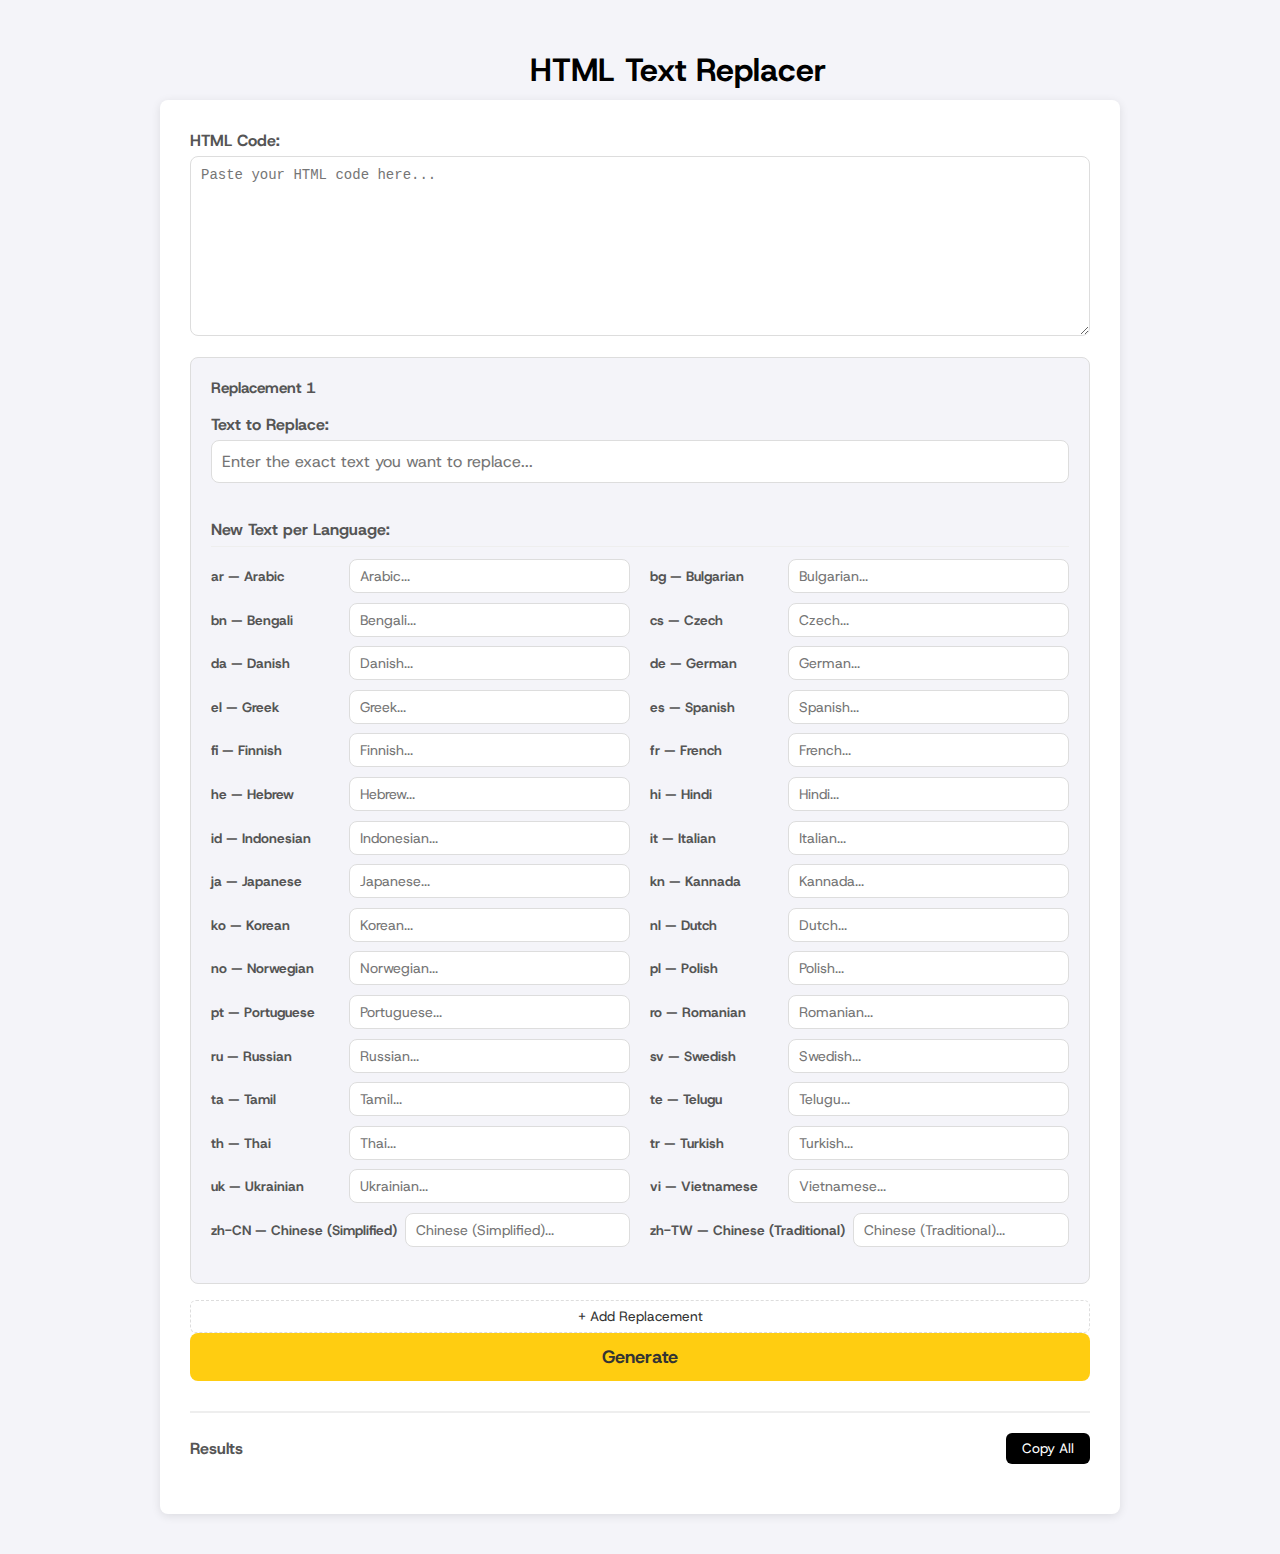
<file: pages/text_replacer.html>
<!doctype html>
<html lang="en">
  <head>
    <meta charset="UTF-8" />
    <meta name="viewport" content="width=device-width, initial-scale=1.0" />
    <title>HTML Text Replacer</title>

    <!-- Global font & styles -->
    <style>
      @import url("https://fonts.googleapis.com/css2?family=Host+Grotesk:ital,wght@0,300..800;1,300..800&display=swap");
      @import url("../styles/global.css");
      @import url("../styles/pages/text_replacer.css");
    </style>

    <!-- Bootstrap -->
    <link
      href="https://cdn.jsdelivr.net/npm/bootstrap@5.3.8/dist/css/bootstrap.min.css"
      rel="stylesheet"
      integrity="sha384-sRIl4kxILFvY47J16cr9ZwB07vP4J8+LH7qKQnuqkuIAvNWLzeN8tE5YBujZqJLB"
      crossorigin="anonymous"
    />
    <script
      src="https://cdn.jsdelivr.net/npm/bootstrap@5.3.8/dist/js/bootstrap.bundle.min.js"
      integrity="sha384-FKyoEForCGlyvwx9Hj09JcYn3nv7wiPVlz7YYwJrWVcXK/BmnVDxM+D2scQbITxI"
      crossorigin="anonymous"
    ></script>
    <!-- End Bootstrap -->

    <!-- Components -->
    <script src="../components/Header.js"></script>
    <script src="../components/Button.js"></script>
    <!-- End Components -->
  </head>
  <body>
    <header-component back-button title="HTML Text Replacer"></header-component>
    <main class="mt-5 mb-5">
      <div class="form-container">
        <!-- HTML Code input -->
        <div class="form-group">
          <label for="htmlCode">HTML Code:</label>
          <textarea
            id="htmlCode"
            class="code-input"
            placeholder="Paste your HTML code here..."
            oninput="updateAllMatchHints()"
            wrap="off"
          ></textarea>
        </div>

        <!-- Replacement groups -->
        <div id="replacementGroups"></div>

        <!-- Add Replacement button -->
        <div class="mt-2 mb-3">
          <button class="btn-add-group" onclick="addGroup()">+ Add Replacement</button>
        </div>

        <!-- Global language error -->
        <div class="error-message" id="globalLangError">
          At least one language translation is required across all replacements.
        </div>

        <!-- Generate button -->
        <div class="d-flex justify-content-end mt-3">
          <button-component label="Generate" type="primary" onclick="generateReplacements()"></button-component>
        </div>

        <!-- Output section -->
        <div class="output-section d-none" id="outputSection">
          <div class="output-section-header">
            <h3>Results</h3>
            <button class="btn-copy-all" id="copyAllBtn" onclick="copyAll()">
              Copy All
            </button>
          </div>
          <div class="output-cards" id="outputCards"></div>
        </div>
      </div>
    </main>

    <script>
      const LANGUAGES = [
        { code: "ar", name: "Arabic" },
        { code: "bg", name: "Bulgarian" },
        { code: "bn", name: "Bengali" },
        { code: "cs", name: "Czech" },
        { code: "da", name: "Danish" },
        { code: "de", name: "German" },
        { code: "el", name: "Greek" },
        { code: "es", name: "Spanish" },
        { code: "fi", name: "Finnish" },
        { code: "fr", name: "French" },
        { code: "he", name: "Hebrew" },
        { code: "hi", name: "Hindi" },
        { code: "id", name: "Indonesian" },
        { code: "it", name: "Italian" },
        { code: "ja", name: "Japanese" },
        { code: "kn", name: "Kannada" },
        { code: "ko", name: "Korean" },
        { code: "nl", name: "Dutch" },
        { code: "no", name: "Norwegian" },
        { code: "pl", name: "Polish" },
        { code: "pt", name: "Portuguese" },
        { code: "ro", name: "Romanian" },
        { code: "ru", name: "Russian" },
        { code: "sv", name: "Swedish" },
        { code: "ta", name: "Tamil" },
        { code: "te", name: "Telugu" },
        { code: "th", name: "Thai" },
        { code: "tr", name: "Turkish" },
        { code: "uk", name: "Ukrainian" },
        { code: "vi", name: "Vietnamese" },
        { code: "zh-CN", name: "Chinese (Simplified)" },
        { code: "zh-TW", name: "Chinese (Traditional)" },
      ];

      let groupCounter = 0;
      const groupIds = [];

      function addGroup() {
        const id = ++groupCounter;
        groupIds.push(id);

        const langRowsHtml = LANGUAGES.map(
          ({ code, name }) => `
          <div class="lang-row">
            <span class="lang-label">${code} — ${name}</span>
            <input type="text" id="lang-${code}-${id}" placeholder="${name}..." />
          </div>`
        ).join("");

        const groupEl = document.createElement("div");
        groupEl.className = "replacement-group";
        groupEl.id = `group-${id}`;
        groupEl.innerHTML = `
          <div class="group-header">
            <span class="group-title">Replacement <span class="group-number"></span></span>
            <button class="btn-remove-group" onclick="removeGroup(${id})">Remove</button>
          </div>
          <div class="form-group">
            <label for="textToFind-${id}">Text to Replace:</label>
            <input
              type="text"
              id="textToFind-${id}"
              placeholder="Enter the exact text you want to replace..."
              oninput="updateMatchHint(${id})"
            />
            <div id="matchHint-${id}" class="match-hint"></div>
          </div>
          <div class="form-group mb-0">
            <div class="section-title">New Text per Language:</div>
            <div class="lang-grid">${langRowsHtml}</div>
          </div>
        `;

        document.getElementById("replacementGroups").appendChild(groupEl);
        refreshGroupUI();
      }

      function removeGroup(id) {
        const idx = groupIds.indexOf(id);
        if (idx !== -1) groupIds.splice(idx, 1);
        document.getElementById(`group-${id}`).remove();
        refreshGroupUI();
      }

      function refreshGroupUI() {
        const showRemove = groupIds.length > 1;
        groupIds.forEach((id, idx) => {
          const numEl = document.querySelector(`#group-${id} .group-number`);
          if (numEl) numEl.textContent = idx + 1;
          const removeBtn = document.querySelector(`#group-${id} .btn-remove-group`);
          if (removeBtn) removeBtn.style.display = showRemove ? "inline-block" : "none";
        });
      }

      function updateMatchHint(groupId) {
        const htmlCode = document.getElementById("htmlCode").value;
        const textToFindEl = document.getElementById(`textToFind-${groupId}`);
        const hint = document.getElementById(`matchHint-${groupId}`);
        if (!textToFindEl || !hint) return;

        const textToFind = textToFindEl.value;

        if (!textToFind || !htmlCode.trim()) {
          hint.textContent = "";
          hint.className = "match-hint";
          return;
        }

        const count = htmlCode.split(textToFind).length - 1;
        if (count > 0) {
          hint.textContent = `✓ ${count} match${count > 1 ? "es" : ""} found`;
          hint.className = "match-hint match-found";
        } else {
          hint.textContent = "No matches found";
          hint.className = "match-hint match-not-found";
        }
      }

      function updateAllMatchHints() {
        groupIds.forEach((id) => updateMatchHint(id));
      }

      function generateReplacements() {
        const htmlCodeEl = document.getElementById("htmlCode");
        const globalLangError = document.getElementById("globalLangError");
        const htmlCode = htmlCodeEl.value;

        // Reset errors
        htmlCodeEl.classList.remove("input-error");
        globalLangError.classList.remove("visible");
        groupIds.forEach((id) => {
          document.getElementById(`textToFind-${id}`).classList.remove("input-error");
        });

        let hasError = false;

        if (!htmlCode.trim()) {
          htmlCodeEl.classList.add("input-error");
          hasError = true;
        }

        // Collect and validate each group
        const groupData = groupIds.map((id) => {
          const textToFindEl = document.getElementById(`textToFind-${id}`);
          const textToFind = textToFindEl.value;

          if (!textToFind) {
            textToFindEl.classList.add("input-error");
            hasError = true;
          }

          const langTranslations = {};
          LANGUAGES.forEach(({ code }) => {
            const val = document.getElementById(`lang-${code}-${id}`).value;
            if (val !== "") langTranslations[code] = val;
          });

          return { id, textToFind, langTranslations };
        });

        // Check at least one language has a translation somewhere
        const anyTranslation = groupData.some(
          (g) => Object.keys(g.langTranslations).length > 0
        );
        if (!anyTranslation) {
          globalLangError.classList.add("visible");
          hasError = true;
        }

        if (hasError) return;

        // Build output — one card per language that has at least one translation
        const outputCards = document.getElementById("outputCards");
        outputCards.innerHTML = "";

        const validGroups = groupData.filter((g) => g.textToFind);

        LANGUAGES.forEach(({ code, name }) => {
          const applicableGroups = validGroups.filter(
            (g) => g.langTranslations[code] !== undefined
          );
          if (applicableGroups.length === 0) return;

          let modified = htmlCode;
          applicableGroups.forEach((g) => {
            modified = modified.split(g.textToFind).join(g.langTranslations[code]);
          });

          const card = document.createElement("div");
          card.className = "output-card";
          card.innerHTML = `
            <div class="output-card-header">
              <span class="lang-name">${code} — ${name}</span>
              <button class="btn-copy-small" onclick="copyOutput('${code}')">Copy</button>
            </div>
            <textarea id="output-${code}" readonly wrap="off"></textarea>
          `;
          card.querySelector("textarea").value = modified;
          outputCards.appendChild(card);
        });

        document.getElementById("outputSection").classList.remove("d-none");
        document
          .getElementById("outputSection")
          .scrollIntoView({ behavior: "smooth", block: "start" });
      }

      function copyOutput(code) {
        const textarea = document.getElementById(`output-${code}`);
        const btn = textarea
          .closest(".output-card")
          .querySelector(".btn-copy-small");
        copyToClipboard(textarea.value, btn, "Copy", "Copied!");
      }

      function copyAll() {
        const cards = document.querySelectorAll(".output-card");
        if (!cards.length) return;

        const parts = [];
        cards.forEach((card) => {
          const langName = card.querySelector(".lang-name").textContent;
          const code = langName.split(" — ")[0].trim();
          const raw = card.querySelector("textarea").value;
          parts.push(`<!-- ${code} -->\n${raw}`);
        });

        const btn = document.getElementById("copyAllBtn");
        copyToClipboard(parts.join("\n\n"), btn, "Copy All", "Copied!");
      }

      function copyToClipboard(text, btn, defaultLabel, successLabel) {
        if (navigator.clipboard) {
          navigator.clipboard.writeText(text).then(
            () => showFeedback(btn, defaultLabel, successLabel),
            () => fallback(text, btn, defaultLabel, successLabel)
          );
        } else {
          fallback(text, btn, defaultLabel, successLabel);
        }
      }

      function fallback(text, btn, defaultLabel, successLabel) {
        const ta = document.createElement("textarea");
        ta.value = text;
        ta.style.position = "fixed";
        ta.style.opacity = "0";
        document.body.appendChild(ta);
        ta.select();
        try {
          document.execCommand("copy");
          showFeedback(btn, defaultLabel, successLabel);
        } catch (e) {
          console.error("Copy failed", e);
        }
        document.body.removeChild(ta);
      }

      function showFeedback(btn, defaultLabel, successLabel) {
        btn.textContent = successLabel;
        setTimeout(() => {
          btn.textContent = defaultLabel;
        }, 1500);
      }

      // Initialise with one group
      addGroup();
    </script>
  </body>
</html>
</file>
